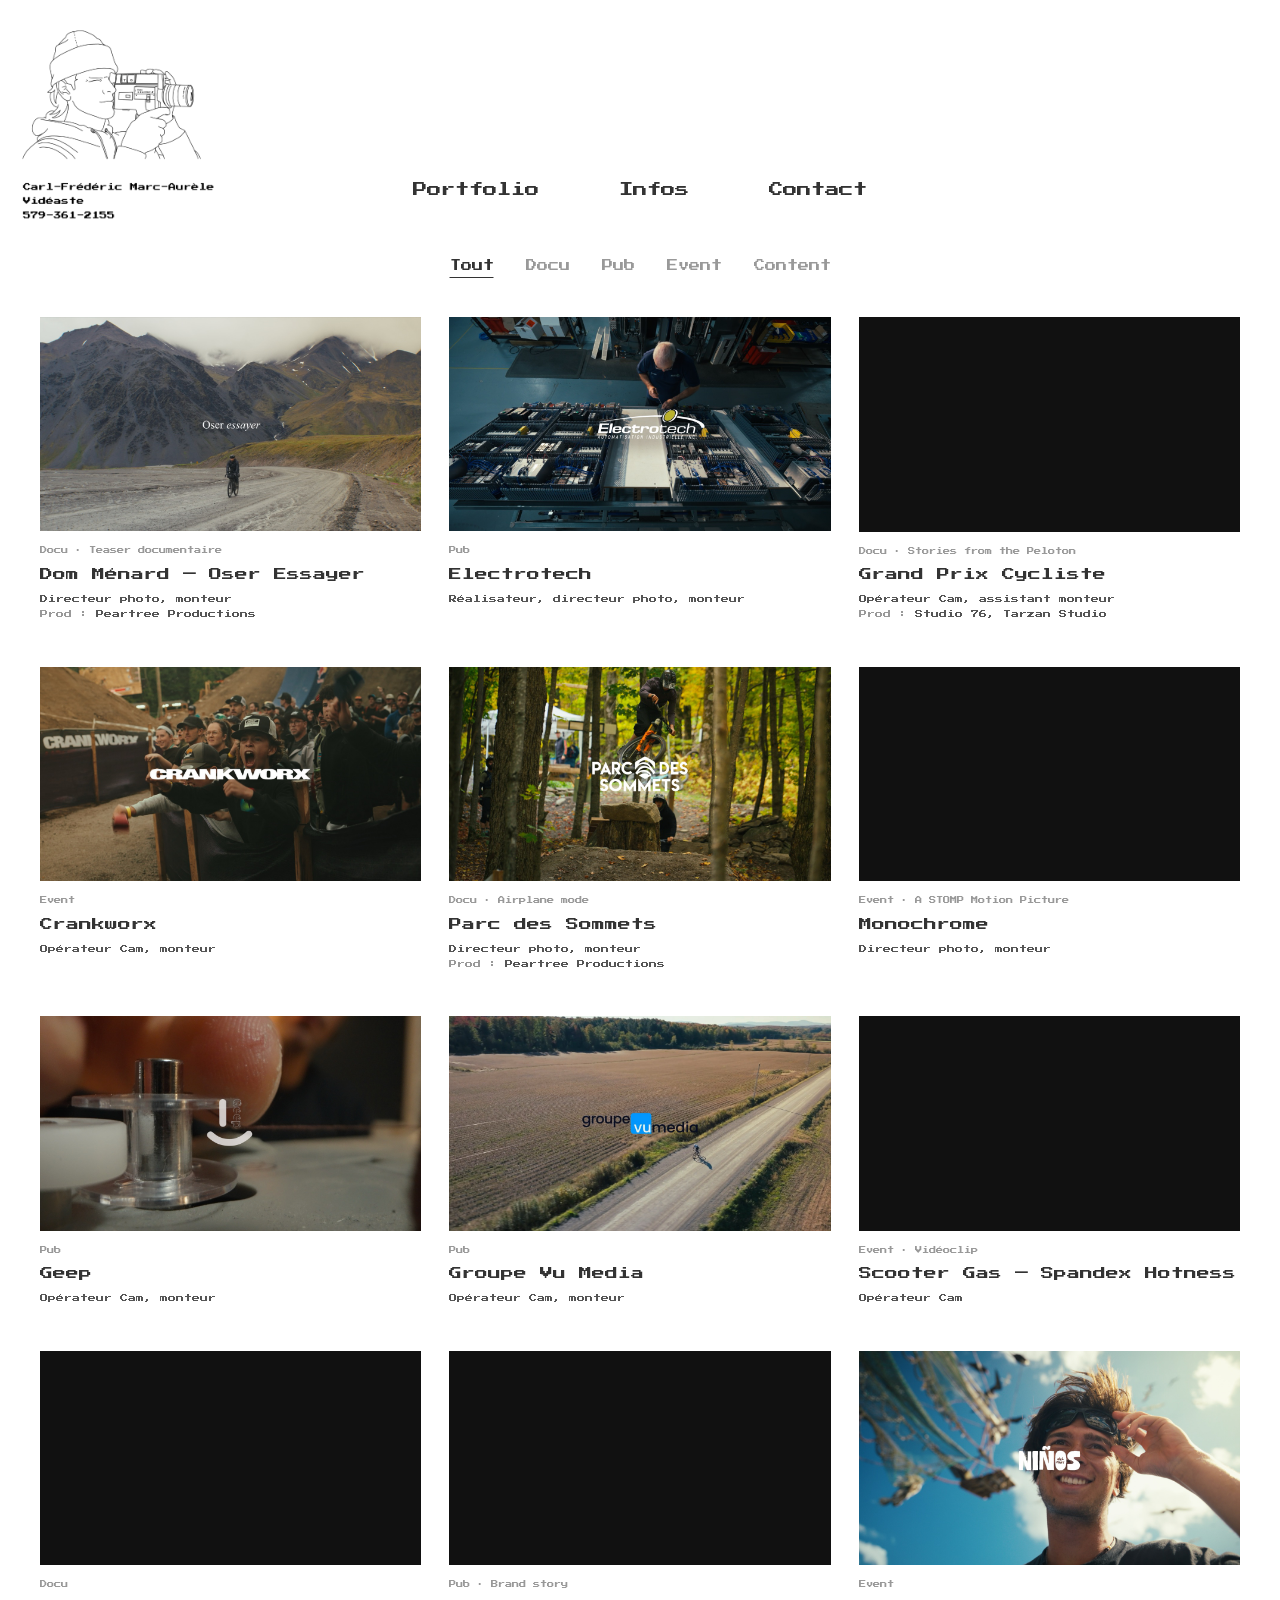
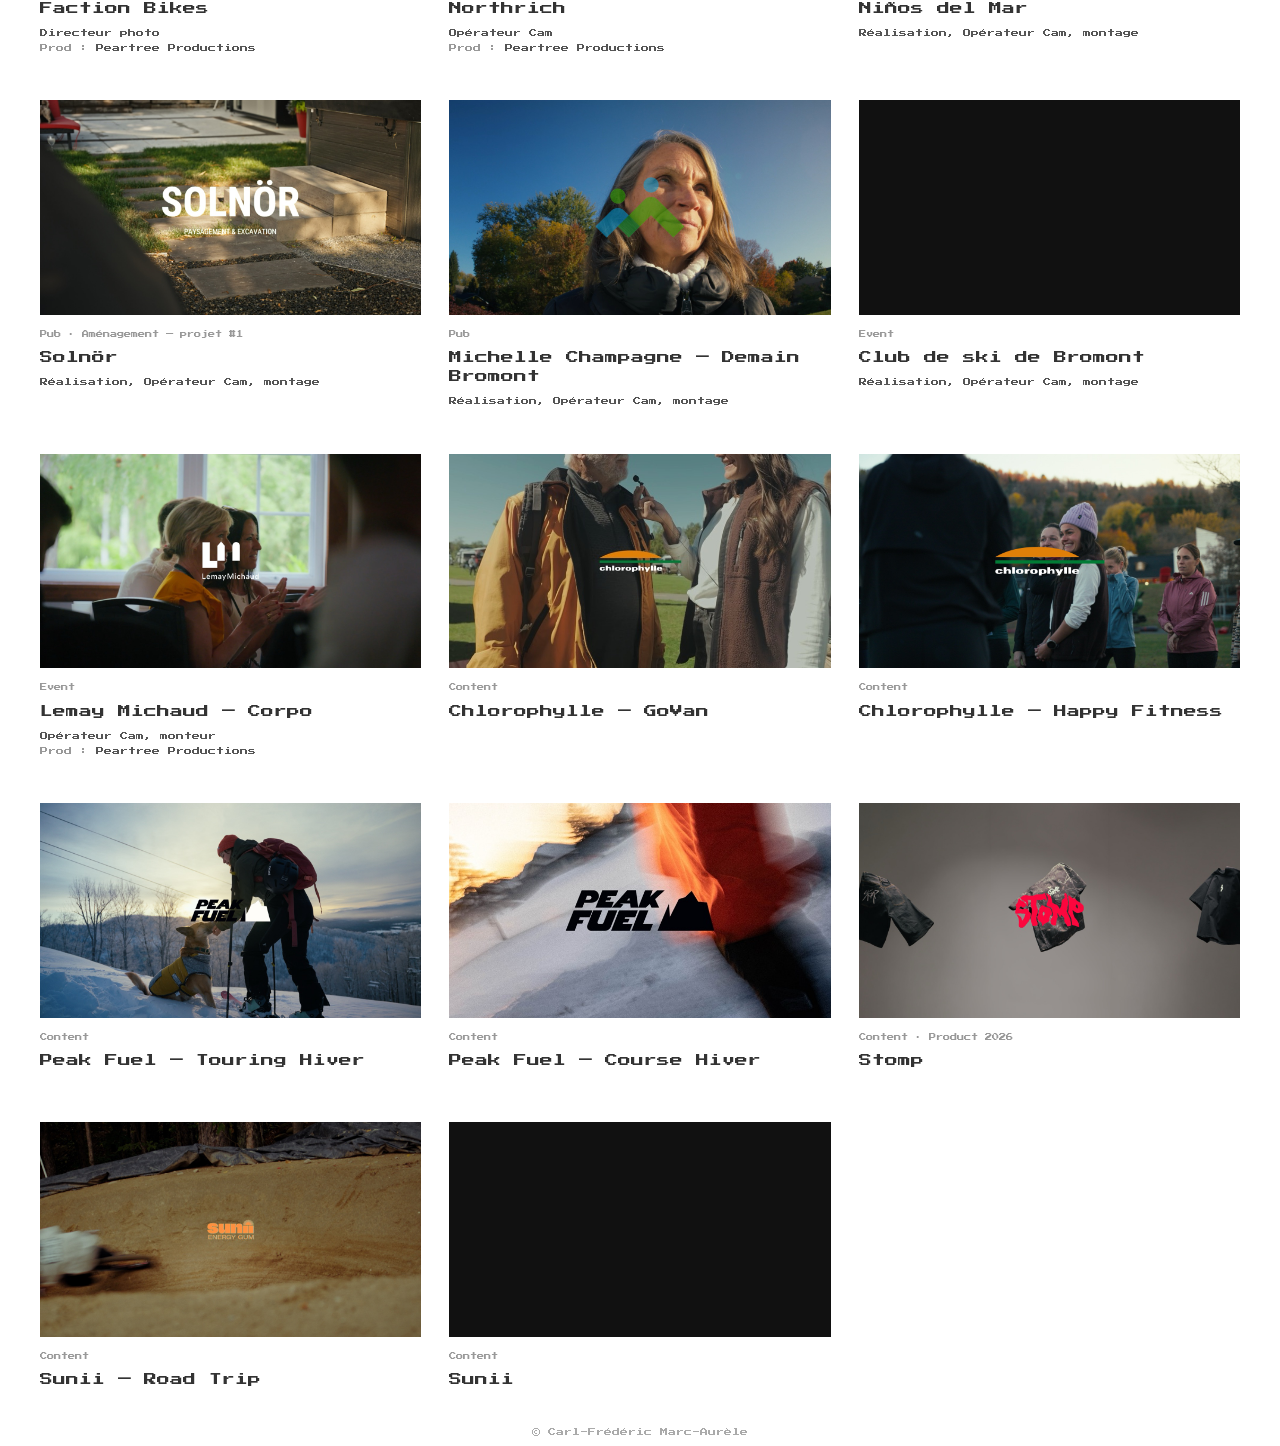
<file: index.html>
<!DOCTYPE html>
<html lang="fr-CA">
<head>
  <meta charset="UTF-8">
  <meta name="viewport" content="width=device-width, initial-scale=1.0">
  <title>Carl-Frédéric Marc-Aurèle — Vidéaste | Portfolio</title>
  <meta name="description" content="Portfolio de Carl-Frédéric Marc-Aurèle, vidéaste : documentaires, publicités, événements et contenu. Réalisation, direction photo, opérateur caméra et montage.">
  <link rel="canonical" href="https://carlfrederic.com/">
  <link rel="icon" type="image/png" href="/logo_no_text.png">
  <meta name="author" content="Carl-Frédéric Marc-Aurèle">
  <meta property="og:type" content="website">
  <meta property="og:locale" content="fr_CA">
  <meta property="og:site_name" content="Carl-Frédéric Marc-Aurèle">
  <meta property="og:title" content="Carl-Frédéric Marc-Aurèle — Vidéaste | Portfolio">
  <meta property="og:description" content="Portfolio de Carl-Frédéric Marc-Aurèle, vidéaste : documentaires, publicités, événements et contenu. Réalisation, direction photo, opérateur caméra et montage.">
  <meta property="og:url" content="https://carlfrederic.com/">
  <meta property="og:image" content="https://carlfrederic.com/svg/qui/photo1.jpg">
  <meta name="twitter:card" content="summary_large_image">
  <meta name="twitter:title" content="Carl-Frédéric Marc-Aurèle — Vidéaste | Portfolio">
  <meta name="twitter:description" content="Portfolio de Carl-Frédéric Marc-Aurèle, vidéaste : documentaires, publicités, événements et contenu. Réalisation, direction photo, opérateur caméra et montage.">
  <meta name="twitter:image" content="https://carlfrederic.com/svg/qui/photo1.jpg">
  <script type="application/ld+json">
  {
    "@context": "https://schema.org",
    "@type": "Person",
    "name": "Carl-Frédéric Marc-Aurèle",
    "jobTitle": "Vidéaste — réalisateur, directeur photo, monteur",
    "url": "https://carlfrederic.com/",
    "image": "https://carlfrederic.com/svg/qui/photo1.jpg",
    "telephone": "+1-579-361-2155",
    "worksFor": { "@type": "Organization", "name": "Peartree Productions" }
  }
  </script>
  <link href="https://fonts.googleapis.com/css2?family=Press+Start+2P&display=swap" rel="stylesheet">
  <link rel="stylesheet" href="/style.css?v=8">
  <style>
    .content { padding-left: 40px; padding-right: 40px; max-width: 1400px; margin: 0 auto; }

    /* --- Filtres --- */
    .filters { display: flex; justify-content: center; flex-wrap: wrap; gap: 4px 8px; margin-bottom: 36px; }
    .filters button {
      font-family: inherit; font-size: 0.7rem;
      background: none; border: none; color: var(--muted);
      padding: 10px 12px; cursor: pointer; transition: color 0.25s ease;
    }
    .filters button:hover { color: var(--ink); }
    .filters button.active { color: var(--ink); text-decoration: underline; text-underline-offset: 6px; }

    /* --- Grille de projets --- */
    .grid { display: grid; grid-template-columns: repeat(3, 1fr); gap: 44px 28px; }
    .card { cursor: pointer; transition: opacity 0.45s ease, transform 0.45s ease; }
    .card.hidden { display: none; }
    .card.appear { opacity: 0; transform: translateY(12px); }
    .thumb { position: relative; aspect-ratio: 16 / 9; overflow: hidden; background: #111; }
    .thumb img { width: 100%; height: 100%; object-fit: cover; display: block; transition: transform 0.7s ease, filter 0.7s ease; }
    .card:hover .thumb img { transform: scale(1.04); filter: brightness(0.7); }
    .play {
      position: absolute; inset: 0; display: flex; align-items: center; justify-content: center;
      color: #fff; font-size: 0.7rem; opacity: 0; transition: opacity 0.4s ease;
    }
    .card:hover .play { opacity: 1; }
    .meta { padding-top: 14px; }
    .cat { font-size: 0.45rem; color: var(--muted); line-height: 1.6; }
    .title { font-weight: normal; font-size: 0.8rem; line-height: 1.5; margin: 8px 0 8px; }
    .credits { font-size: 0.5rem; line-height: 1.9; color: #555; }
    .credits em { font-style: normal; color: var(--muted); }

    /* --- Lecteur plein écran --- */
    .lightbox {
      position: fixed; inset: 0; background: rgba(0,0,0,0.94); z-index: 2000;
      display: flex; align-items: center; justify-content: center;
      opacity: 0; pointer-events: none; transition: opacity 0.4s ease;
    }
    .lightbox.open { opacity: 1; pointer-events: auto; }
    .player { width: min(92vw, calc(82vh * 16 / 9)); aspect-ratio: 16 / 9; }
    .player.vertical { width: min(92vw, calc(86vh * 9 / 16)); aspect-ratio: 9 / 16; }
    .player iframe { width: 100%; height: 100%; border: 0; display: block; }
    .close {
      position: absolute; top: 14px; right: 18px; background: none; border: none; color: #fff;
      font-family: inherit; font-size: 0.7rem; padding: 12px; cursor: pointer;
    }

    @media (max-width: 1000px) { .grid { grid-template-columns: repeat(2, 1fr); } }
    @media (max-width: 600px) {
      .content { padding-left: 16px; padding-right: 16px; }
      .filters { margin-bottom: 24px; gap: 0; }
      .filters button { font-size: 0.5rem; padding: 10px 6px; }
      .grid { grid-template-columns: 1fr; gap: 34px; }
      .title { font-size: 0.75rem; }
      .play { display: none; }
    }
  </style>
</head>
<body>

<nav class="navbar" aria-label="Navigation principale">
  <a href="/" class="transition-link logo-link" aria-label="Accueil — Portfolio"><img src="/svg/logo.png" alt="Carl-Frédéric Marc-Aurèle, vidéaste — 579-361-2155" class="logo" width="200" height="200"></a>
  <div class="menu-center">
    <a href="/" class="transition-link">Portfolio</a>
    <a href="/infos/" class="transition-link">Infos</a>
    <a href="/contact/" class="transition-link">Contact</a>
  </div>
  <div class="menu-right"></div>
</nav>

<main class="content">
  <h1 class="sr-only">Carl-Frédéric Marc-Aurèle — vidéaste : portfolio de projets vidéo</h1>
  <div class="filters" id="filters">
    <button data-filter="all" class="active">Tout</button>
    <button data-filter="docu">Docu</button>
    <button data-filter="pub">Pub</button>
    <button data-filter="event">Event</button>
    <button data-filter="content">Content</button>
  </div>
  <div class="grid" id="grid"></div>
</main>

<div class="lightbox" id="lightbox">
  <button class="close" id="close">Fermer ✕</button>
  <div class="player" id="player"></div>
</div>

<footer>
  © Carl-Frédéric Marc-Aurèle
</footer>

<script src="/site.js?v=5"></script>
<script>
  /* ============================================================
     LISTE DES PROJETS — l'ordre de cette liste = l'ordre affiché
     cat : docu | pub | event | content
     vimeo : "ID" ou "ID/hash" (lien non répertorié) — youtube : "ID"
     vertical : true pour les vidéos 9:16
     image : (optionnel) ta propre vignette, ex. "svg/thumbs/electrotech.jpg"
             → dépose l'image dans svg/thumbs/ ; si elle manque, la vignette Vimeo/YouTube est utilisée
     ============================================================ */
  const V = id => `https://i.vimeocdn.com/video/${id}-d_640`;
  const PROJECTS = [
    { cat: "docu",  title: "Dom Ménard — Oser Essayer", sub: "Teaser documentaire", role: "Directeur photo, monteur", prod: "Peartree Productions", image: "svg/thumbs/web/oser-essayer.jpg",
      vimeo: "1245266991/7cc6a89c91", thumb: V("2224328223-92b9aaa76c55d8cd3d77a668c17844436ad641fcd8209d50c02c41e5e9b6e366") },
    { cat: "pub",   title: "Electrotech", role: "Réalisateur, directeur photo, monteur", prod: "", image: "svg/thumbs/web/electrotech.jpg",
      vimeo: "1238063250/91157c55c2", thumb: V("2215063690-b73c822acd2b8ce183b266fe5738f5b3e18b7938c2034d17c4514a726cdd0f99") },
    { cat: "docu",  title: "Grand Prix Cycliste", sub: "Stories from the Peloton", role: "Opérateur Cam, assistant monteur", prod: "Studio 76, Tarzan Studio",
      youtube: "BLpT4fPYhl0" },
    { cat: "event", title: "Crankworx", role: "Opérateur Cam, monteur", prod: "", image: "svg/thumbs/web/crankworx.jpg",
      vimeo: "1246306145/dd9aaeaa9f", thumb: V("2225665619-ebda1ab50785cc197e1833225913bb56d41388fdec01b16979f9eaabef5f8fba") },
    { cat: "docu",  title: "Parc des Sommets", sub: "Airplane mode", role: "Directeur photo, monteur", prod: "Peartree Productions", image: "svg/thumbs/web/parc-des-sommets.jpg",
      vimeo: "1236641388/736fb49c08", thumb: V("2213199090-cecdc106e8f144133a177ecd50e866cc6838f253d080a12aad61184ef1802530") },
    { cat: "event", title: "Monochrome", sub: "A STOMP Motion Picture", role: "Directeur photo, monteur", prod: "",
      youtube: "JHyjKFTA2MA" },
    { cat: "pub",   title: "Geep", role: "Opérateur Cam, monteur", prod: "", image: "svg/thumbs/web/geep.jpg",
      vimeo: "1178250828", thumb: V("2139797044-06ac195aa5b146798aa345d698a060b9dccc4dfcc5949f9d88198cd3d9ecb172") },
    { cat: "pub",   title: "Groupe Vu Media", role: "Opérateur Cam, monteur", prod: "", image: "svg/thumbs/web/groupe-vu-media.jpg",
      vimeo: "1247423675/72a07f8463", thumb: V("2227192376-399f07854e1fa8914d81c65034f69fd475ce9a86304dc2fa4f72e964852eba1b") },
    { cat: "event", title: "Scooter Gas — Spandex Hotness", sub: "Vidéoclip", role: "Opérateur Cam", prod: "",
      youtube: "rT3uqE7U0pg" },
    { cat: "docu",  title: "Faction Bikes", role: "Directeur photo", prod: "Peartree Productions",
      youtube: "tJUQmqZmOuA" },
    { cat: "pub",   title: "Northrich", sub: "Brand story", role: "Opérateur Cam", prod: "Peartree Productions",
      vimeo: "1241436988/bf569b5f15", thumb: V("2219450814-aa3be4c82d95bd25d7efd6cdaa775b1c9ce23c3fa47f5f3dc24dd88c825efb84") },
    { cat: "event", title: "Niños del Mar", role: "Réalisation, Opérateur Cam, montage", prod: "", image: "svg/thumbs/web/ninos-del-mar.jpg",
      vimeo: "1246305238/1add3a7187", thumb: V("2225664418-9b7e0307b7b23a914aa912fc25721ee7141947ae4074f594ffcde4ecc4e676c0") },
    { cat: "pub",   title: "Solnör", sub: "Aménagement — projet #1", role: "Réalisation, Opérateur Cam, montage", prod: "", image: "svg/thumbs/web/solnor.jpg",
      vimeo: "1210237732/0fe89ded07", thumb: V("2180067109-6a427a3894b75c18a8a82eed3914de6550e2e242d6901b423928a447ddaaa546") },

    // --- Sans numéro : après les projets classés ---
    { cat: "pub",   title: "Michelle Champagne — Demain Bromont", role: "Réalisation, Opérateur Cam, montage", prod: "", image: "svg/thumbs/web/michelle-champagne.jpg",
      vimeo: "1247375811/a5e8270357", thumb: V("2227128897-8e470c1da710a2d40da4777b9f0a472f5efb41be6d40e7d6a98317e22dfb2bba") },
    { cat: "event", title: "Club de ski de Bromont", role: "Réalisation, Opérateur Cam, montage", prod: "",
      vimeo: "1180336084/4f61ab1d79", thumb: V("2142425762-ebad59974447f7270c9dfced462aef7ed0a19c1db19e17dd7589124ca8f0078d") },
    { cat: "event", title: "Lemay Michaud — Corpo", role: "Opérateur Cam, monteur", prod: "Peartree Productions", image: "svg/thumbs/web/lemay-michaud.jpg",
      vimeo: "1201795978", thumb: V("2169218710-3fb3c46cff698cd01a66b63764f5600e164670ef51234d04df20fb18124feddb") },

    // --- Content (sans numéro : après les projets classés) ---
    { cat: "content", title: "Chlorophylle — GoVan", role: "", prod: "", vertical: true, image: "svg/thumbs/web/chlorophylle-govan.jpg",
      vimeo: "1229689705/92ac859016", thumb: V("2204411625-4bf3ff4c2ac57fbaa0d9fe60e78e71df1bc46e7f1695966c41f8d4a869194d01") },
    { cat: "content", title: "Chlorophylle — Happy Fitness", role: "", prod: "", vertical: true, image: "svg/thumbs/web/chlorophylle-happy-fitness.jpg",
      vimeo: "1239487126/19119f5c2b", thumb: V("2217024878-0c2999f2681080211ccd56afa763ff197dfe54a958280b81a46104a9c8d1882c") },
    { cat: "content", title: "Peak Fuel — Touring Hiver", role: "", prod: "", vertical: true, image: "svg/thumbs/web/peak-fuel-touring.jpg",
      vimeo: "1199506329/d4212e9b0c", thumb: V("2166350645-9989cc260f9474ddfa6a70cf795689f7d0cb502db3cbc79ed15b39008f211543") },
    { cat: "content", title: "Peak Fuel — Course Hiver", role: "", prod: "", vertical: true, image: "svg/thumbs/web/peak-fuel-course.jpg",
      vimeo: "1199505831/285f41ee34", thumb: V("2166349991-fa78c14c65677bbb4370ec92f1c1c487f875dee2b29c5dc6c42b1c085924ccfd") },
    { cat: "content", title: "Stomp", sub: "Product 2026", role: "", prod: "", vertical: true, image: "svg/thumbs/web/stomp.jpg",
      vimeo: "1189851798", thumb: V("2154473683-3bcbb9ebae1153b25a66094cefaf030da708fbc71b5c8d902049c4ee99cdb49b") },
    { cat: "content", title: "Sunii — Road Trip", role: "", prod: "", vertical: true, image: "svg/thumbs/web/sunii-road-trip.jpg",
      vimeo: "1247371733/049c1c86ca", thumb: V("2227123135-10033eeb37b2543a4e13cae32cf205513e9595599e236a31f77a750f56d6e55e") },
    { cat: "content", title: "Sunii", role: "", prod: "", vertical: true,
      vimeo: "1247371679/cca67ca223", thumb: V("2227123277-2946e4e47468d1560c2f5dea420ff000c5af88187587e0111ec51cad8bee17bf") },
  ];

  const LABELS = { docu: "Docu", pub: "Pub", event: "Event", content: "Content" };
  const grid = document.getElementById("grid");

  function embedUrl(p) {
    if (p.youtube) return `https://www.youtube.com/embed/${p.youtube}?autoplay=1&rel=0`;
    const [id, h] = p.vimeo.split("/");
    return `https://player.vimeo.com/video/${id}?autoplay=1&title=0&byline=0&portrait=0${h ? "&h=" + h : ""}`;
  }

  PROJECTS.forEach(p => {
    const card = document.createElement("article");
    card.className = "card";
    card.dataset.cat = p.cat;
    const auto = p.youtube ? `https://i.ytimg.com/vi/${p.youtube}/maxresdefault.jpg` : p.thumb;
    const backup = p.youtube ? `https://i.ytimg.com/vi/${p.youtube}/hqdefault.jpg` : p.thumb;
    const credits = [
      p.role ? `<div>${p.role}</div>` : "",
      p.prod ? `<div><em>Prod :</em> ${p.prod}</div>` : ""
    ].join("");
    card.innerHTML = `
      <div class="thumb">
        <img alt="${p.title}" loading="lazy">
        <div class="play">▶ Voir</div>
      </div>
      <div class="meta">
        <div class="cat">${LABELS[p.cat]}${p.sub ? " · " + p.sub : ""}</div>
        <h2 class="title">${p.title}</h2>
        <div class="credits">${credits}</div>
      </div>`;
    // Vignette : la tienne (image) si elle existe, sinon celle de Vimeo/YouTube
    const img = card.querySelector(".thumb img");
    const tries = [p.image, auto, backup].filter(Boolean);
    img.onerror = () => { tries.shift(); if (tries.length) img.src = tries[0]; else img.remove(); };
    if (tries.length) img.src = tries[0]; else img.remove();
    card.addEventListener("click", () => openPlayer(p));
    grid.appendChild(card);
  });

  // --- Filtres ---
  document.querySelectorAll("#filters button").forEach(btn => {
    btn.addEventListener("click", () => {
      document.querySelectorAll("#filters button").forEach(b => b.classList.toggle("active", b === btn));
      const f = btn.dataset.filter;
      document.querySelectorAll(".card").forEach(c => {
        const show = f === "all" || c.dataset.cat === f;
        c.classList.toggle("hidden", !show);
        if (show) { c.classList.add("appear"); requestAnimationFrame(() => requestAnimationFrame(() => c.classList.remove("appear"))); }
      });
    });
  });

  // --- Lecteur ---
  const lightbox = document.getElementById("lightbox");
  const player = document.getElementById("player");
  function openPlayer(p) {
    player.className = "player" + (p.vertical ? " vertical" : "");
    player.innerHTML = `<iframe src="${embedUrl(p)}" allow="autoplay; fullscreen; picture-in-picture" allowfullscreen></iframe>`;
    lightbox.classList.add("open");
  }
  function closePlayer() { lightbox.classList.remove("open"); setTimeout(() => { player.innerHTML = ""; }, 400); }
  document.getElementById("close").addEventListener("click", closePlayer);
  lightbox.addEventListener("click", e => { if (e.target === lightbox) closePlayer(); });
  document.addEventListener("keydown", e => { if (e.key === "Escape") closePlayer(); });
</script>

</body>
</html>
</file>
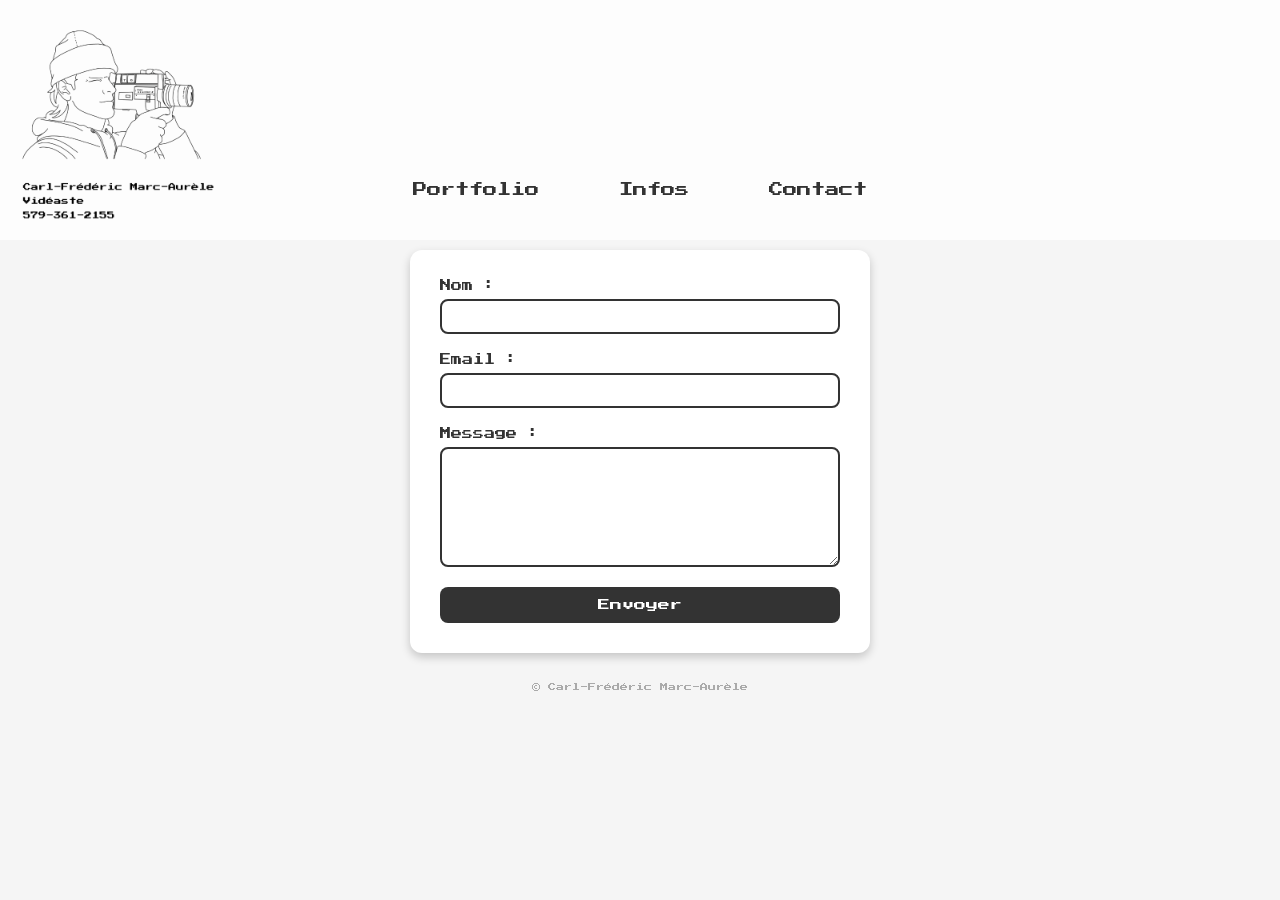
<file: contact/index.html>
<!DOCTYPE html>
<html lang="fr-CA">
<head>
  <meta charset="UTF-8">
  <meta name="viewport" content="width=device-width, initial-scale=1.0">
  <title>Contact — Carl-Frédéric Marc-Aurèle, vidéaste</title>
  <meta name="description" content="Un projet vidéo cinglé ? Écris à Carl-Frédéric Marc-Aurèle, vidéaste : réalisation, direction photo, opérateur caméra et montage.">
  <link rel="canonical" href="https://carlfrederic.com/contact/">
  <link rel="icon" type="image/png" href="/logo_no_text.png">
  <meta name="author" content="Carl-Frédéric Marc-Aurèle">
  <meta property="og:type" content="website">
  <meta property="og:locale" content="fr_CA">
  <meta property="og:site_name" content="Carl-Frédéric Marc-Aurèle">
  <meta property="og:title" content="Contact — Carl-Frédéric Marc-Aurèle, vidéaste">
  <meta property="og:description" content="Un projet vidéo cinglé ? Écris à Carl-Frédéric Marc-Aurèle, vidéaste : réalisation, direction photo, opérateur caméra et montage.">
  <meta property="og:url" content="https://carlfrederic.com/contact/">
  <meta property="og:image" content="https://carlfrederic.com/svg/qui/photo1.jpg">
  <meta name="twitter:card" content="summary_large_image">
  <meta name="twitter:title" content="Contact — Carl-Frédéric Marc-Aurèle, vidéaste">
  <meta name="twitter:description" content="Un projet vidéo cinglé ? Écris à Carl-Frédéric Marc-Aurèle, vidéaste : réalisation, direction photo, opérateur caméra et montage.">
  <meta name="twitter:image" content="https://carlfrederic.com/svg/qui/photo1.jpg">
  <link href="https://fonts.googleapis.com/css2?family=Press+Start+2P&display=swap" rel="stylesheet">
  <link rel="stylesheet" href="/style.css?v=8">
  <style>
    body { background-color:#f5f5f5; }
    .content{display:flex; justify-content:center;}
    form{display:flex; flex-direction:column; gap:20px; width:400px; max-width:90%; background:#fff; padding:30px; border-radius:12px; box-shadow:0px 4px 10px rgba(0,0,0,0.2);}
    label{font-size:0.7rem; display:flex; flex-direction:column; gap:8px;}
    input, textarea{font-family:inherit; font-size:0.7rem; padding:10px; border:2px solid #333; border-radius:8px; width:100%; box-sizing:border-box;}
    textarea{resize:vertical; min-height:120px;}
    button{font-family:inherit; font-size:0.75rem; padding:12px; border:none; border-radius:8px; background:#333; color:#fff; cursor:pointer; transition:all 0.2s ease;}
    button:hover{background:#555;}
  </style>
</head>
<body>

<nav class="navbar" aria-label="Navigation principale">
  <a href="/" class="transition-link logo-link" aria-label="Accueil — Portfolio"><img src="/svg/logo.png" alt="Carl-Frédéric Marc-Aurèle, vidéaste — 579-361-2155" class="logo" width="200" height="200"></a>
  <div class="menu-center">
    <a href="/" class="transition-link">Portfolio</a>
    <a href="/infos/" class="transition-link">Infos</a>
    <a href="/contact/" class="transition-link">Contact</a>
  </div>
  <div class="menu-right"></div>
</nav>

<main class="content">
  <h1 class="sr-only">Contacter Carl-Frédéric Marc-Aurèle, vidéaste</h1>
  <form action="https://formspree.io/f/mzzakznp" method="POST">
    <label>Nom : <input type="text" name="name" required></label>
    <label>Email : <input type="email" name="email" required></label>
    <label>Message : <textarea name="message" rows="5" required></textarea></label>
    <button type="submit">Envoyer</button>
  </form>
</main>

<footer>
  © Carl-Frédéric Marc-Aurèle
</footer>

<script src="/site.js?v=5"></script>
</body>
</html>
</file>
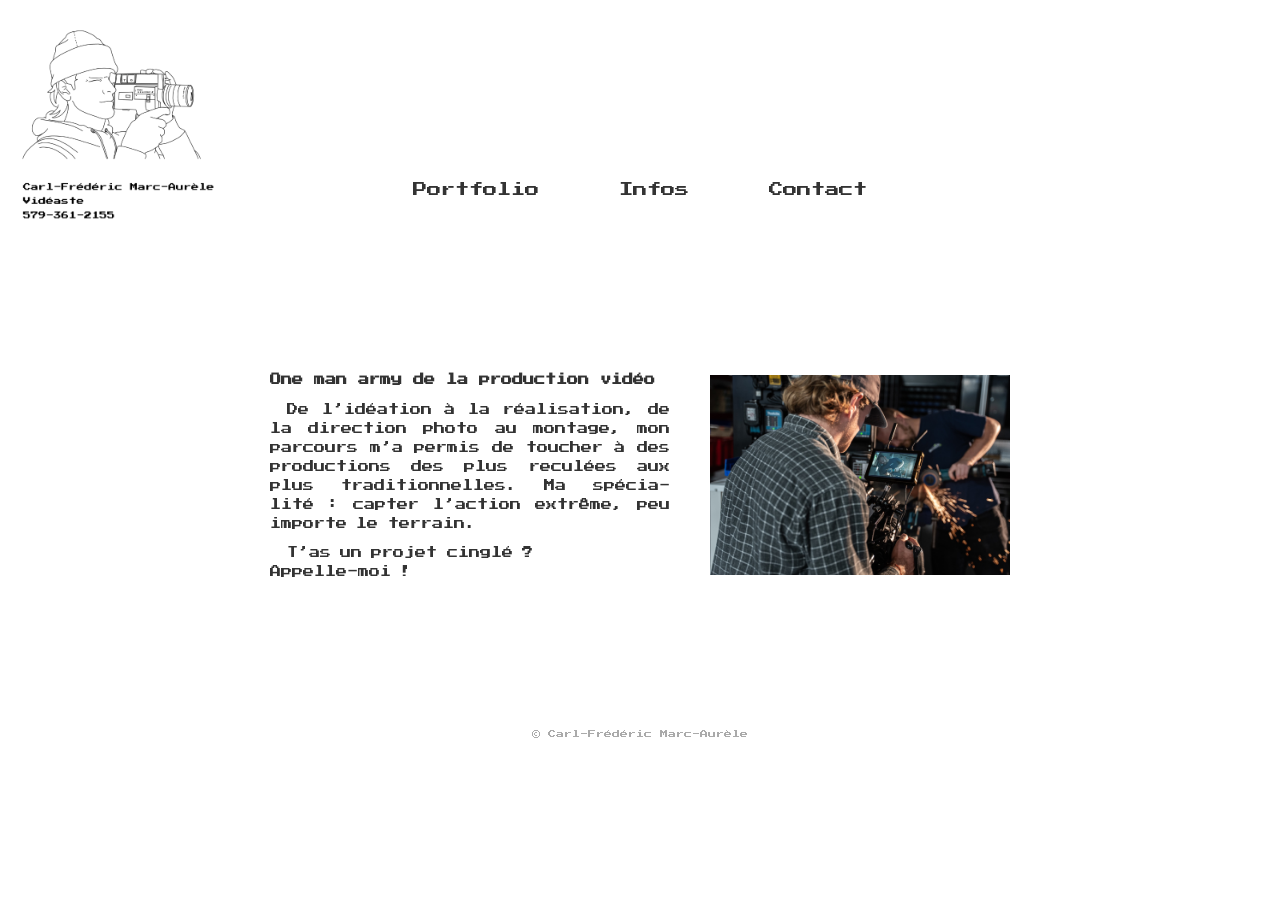
<file: infos/index.html>
<!DOCTYPE html>
<html lang="fr-CA">
<head>
  <meta charset="UTF-8">
  <meta name="viewport" content="width=device-width, initial-scale=1.0">
  <title>Infos — Carl-Frédéric Marc-Aurèle, vidéaste</title>
  <meta name="description" content="Carl-Frédéric Marc-Aurèle, one man army de la production vidéo : de l’idéation à la réalisation, de la direction photo au montage. Spécialité : l’action extrême.">
  <link rel="canonical" href="https://carlfrederic.com/infos/">
  <link rel="icon" type="image/png" href="/logo_no_text.png">
  <meta name="author" content="Carl-Frédéric Marc-Aurèle">
  <meta property="og:type" content="website">
  <meta property="og:locale" content="fr_CA">
  <meta property="og:site_name" content="Carl-Frédéric Marc-Aurèle">
  <meta property="og:title" content="Infos — Carl-Frédéric Marc-Aurèle, vidéaste">
  <meta property="og:description" content="Carl-Frédéric Marc-Aurèle, one man army de la production vidéo : de l’idéation à la réalisation, de la direction photo au montage. Spécialité : l’action extrême.">
  <meta property="og:url" content="https://carlfrederic.com/infos/">
  <meta property="og:image" content="https://carlfrederic.com/svg/qui/photo1.jpg">
  <meta name="twitter:card" content="summary_large_image">
  <meta name="twitter:title" content="Infos — Carl-Frédéric Marc-Aurèle, vidéaste">
  <meta name="twitter:description" content="Carl-Frédéric Marc-Aurèle, one man army de la production vidéo : de l’idéation à la réalisation, de la direction photo au montage. Spécialité : l’action extrême.">
  <meta name="twitter:image" content="https://carlfrederic.com/svg/qui/photo1.jpg">
  <link href="https://fonts.googleapis.com/css2?family=Press+Start+2P&display=swap" rel="stylesheet">
  <link rel="stylesheet" href="/style.css?v=8">
  <style>
    .content{
      padding-left:20px; padding-right:20px;
      display:flex; align-items:center; justify-content:center; gap:40px; flex-wrap:wrap;
    }
    .bio{
      max-width:400px; color:#333; line-height:1.7; font-size:0.7rem;
      opacity:0; transform:translateY(20px); animation:fadeInUp 1.5s ease forwards; animation-delay:1s;
      text-align:left;
    }
    /* Bio façon lettre : alinéa, justifiée, césure pour éviter les trous */
    .bio p:not(.animated-text){
      text-align:justify; text-indent:1.5em; hyphens:auto; -webkit-hyphens:auto;
      word-spacing:-0.15em; margin:0 0 0.9em; text-wrap:pretty;
    }
    .bio p:last-child{ text-align:left; }
    .animated-text {
      font-weight: bold; font-size: inherit; line-height: inherit; margin: 1em 0;
      animation: colorChange 4s infinite;
    }

    /* Diaporama : les photos se fondent l'une dans l'autre */
    .slideshow{
      position:relative; width:300px; max-width:80%; aspect-ratio:2 / 3;
      opacity:0; transform:translateY(20px);
      animation:fadeInUp 1.5s ease forwards; animation-delay:0.5s;
    }
    .slideshow img{
      position:absolute; inset:0; width:100%; height:100%;
      object-fit:contain; opacity:0; transform:scale(1);
      transition:opacity 1s ease, transform 3.2s ease-out;
    }
    .slideshow img.show{ opacity:1; transform:scale(1.05); }
    /* Intro « flipbook » : les photos défilent vite, sans fondu */
    .slideshow.flip img{ transition:none; transform:scale(1); }

    @keyframes fadeInUp{to{opacity:1; transform:translateY(0);}}

    @keyframes colorChange {
      0%   { color: #ff0000; }
      25%  { color: #00ff00; }
      50%  { color: #0000ff; }
      75%  { color: #ff00ff; }
      100% { color: #ff0000; }
    }

    @media(max-width:600px){
      .bio{font-size:0.5rem; max-width:90%; line-height:1.6;}

      .slideshow{width:70%;}
    }
  </style>
</head>
<body>

<nav class="navbar" aria-label="Navigation principale">
  <a href="/" class="transition-link logo-link" aria-label="Accueil — Portfolio"><img src="/svg/logo.png" alt="Carl-Frédéric Marc-Aurèle, vidéaste — 579-361-2155" class="logo" width="200" height="200"></a>
  <div class="menu-center">
    <a href="/" class="transition-link">Portfolio</a>
    <a href="/infos/" class="transition-link">Infos</a>
    <a href="/contact/" class="transition-link">Contact</a>
  </div>
  <div class="menu-right"></div>
</nav>

<main class="content">
  <div class="bio">
    <h1 class="animated-text">One man army de la production vidéo</h1>
    <p>De l’idéation à la réalisation, de la direction photo au montage, mon parcours m’a permis de toucher à des productions des plus reculées aux plus tradi&shy;tion&shy;nelles. Ma spé&shy;cia&shy;lité&nbsp;: capter l’action extrême, peu importe le terrain.</p>
    <p>T’as un projet cinglé ? <span style="white-space:nowrap">Appelle-moi&nbsp;!</span></p>
  </div>

  <!-- Pour ajouter une photo : la mettre dans svg/qui/ et ajouter une ligne <img> ici -->
  <div class="slideshow" id="slideshow">
    <img src="/svg/qui/photo1.jpg" alt="Carl-Frédéric Marc-Aurèle, vidéaste" class="show">
    <img src="/svg/qui/photo2.jpg" alt="Carl-Frédéric">
    <img src="/svg/qui/photo3.jpg" alt="Carl-Frédéric">
    <img src="/svg/qui/photo4.jpg" alt="Carl-Frédéric">
    <img src="/svg/qui/photo5.jpg" alt="Carl-Frédéric en tournage">
    <img src="/svg/qui/photo6.jpg" alt="Carl-Frédéric en tournage">
    <img src="/svg/qui/photo7.jpg" alt="Carl-Frédéric en tournage">
  </div>
</main>

<footer>
  © Carl-Frédéric Marc-Aurèle
</footer>

<script src="/site.js?v=5"></script>
<script>
  // À l'arrivée : les photos défilent vite (effet flipbook), puis s'arrêtent sur carl.jpg
  const box = document.getElementById("slideshow");
  const slides = box.querySelectorAll("img");
  let current = 0;
  function show(i) {
    slides[current].classList.remove("show");
    current = i % slides.length;
    slides[current].classList.add("show");
  }
  box.classList.add("flip");
  let step = 0;
  const total = slides.length * 2;            // deux tours rapides
  setTimeout(function flip() {
    show(current + 1);
    step++;
    if (step < total) {
      setTimeout(flip, 90 + step * 12);       // ralentit petit à petit
    } else {
      // s'arrête net sur carl.jpg (photo1), sans fondu ni zoom
    }
  }, 600);
</script>

</body>
</html>
</file>
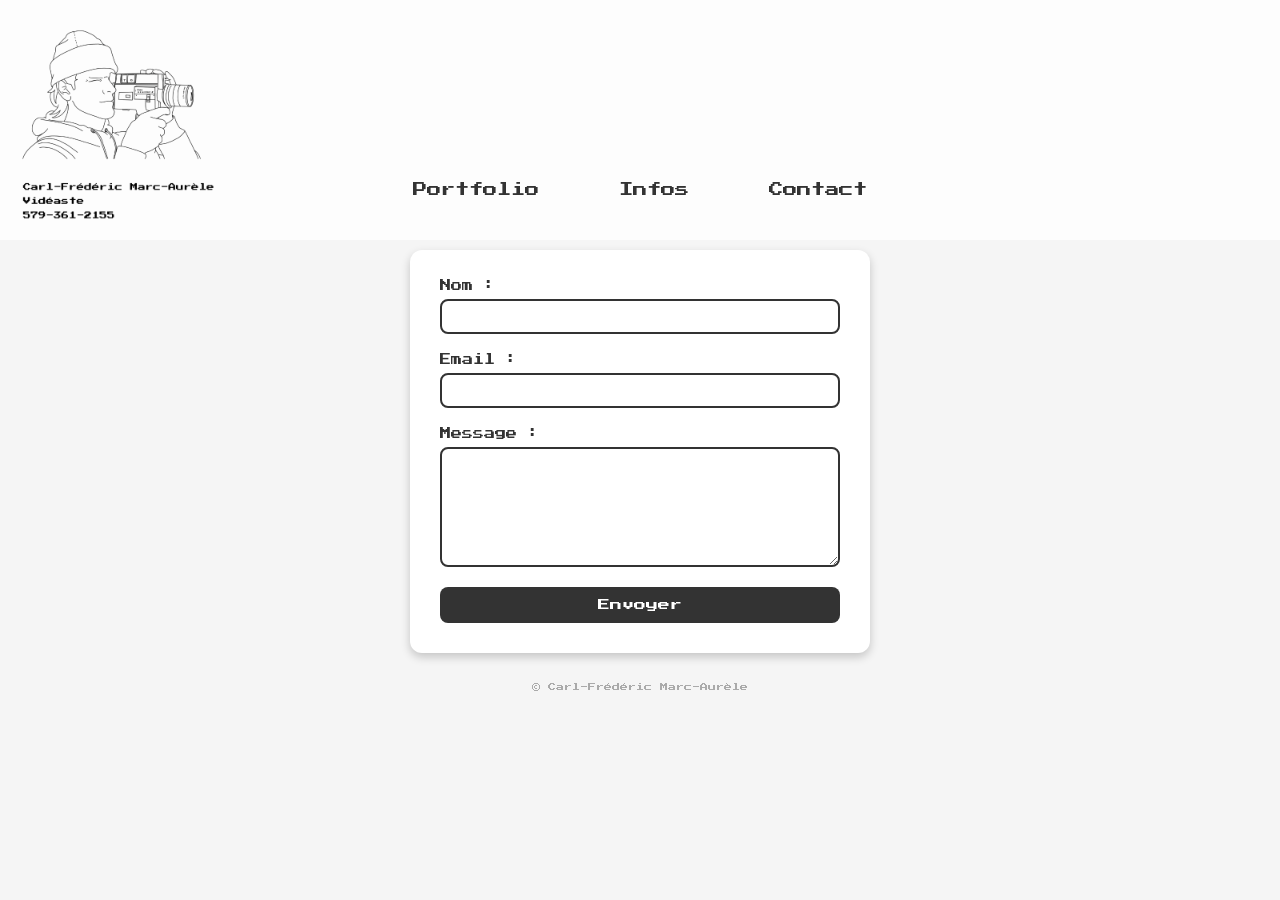
<file: contact.html>
<!DOCTYPE html>
<html lang="fr-CA">
<head>
  <meta charset="UTF-8">
  <!-- Ancienne adresse : redirige vers /contact/ (GitHub Pages ne permet pas les vraies 301) -->
  <title>Contact — Carl-Frédéric Marc-Aurèle</title>
  <link rel="canonical" href="https://carlfrederic.com/contact/">
  <meta name="robots" content="noindex, follow">
  <meta http-equiv="refresh" content="0; url=/contact/">
  <script>location.replace("/contact/" + location.search + location.hash);</script>
</head>
<body>
  <p>Cette page a déménagé : <a href="/contact/">https://carlfrederic.com/contact/</a></p>
</body>
</html>
</file>
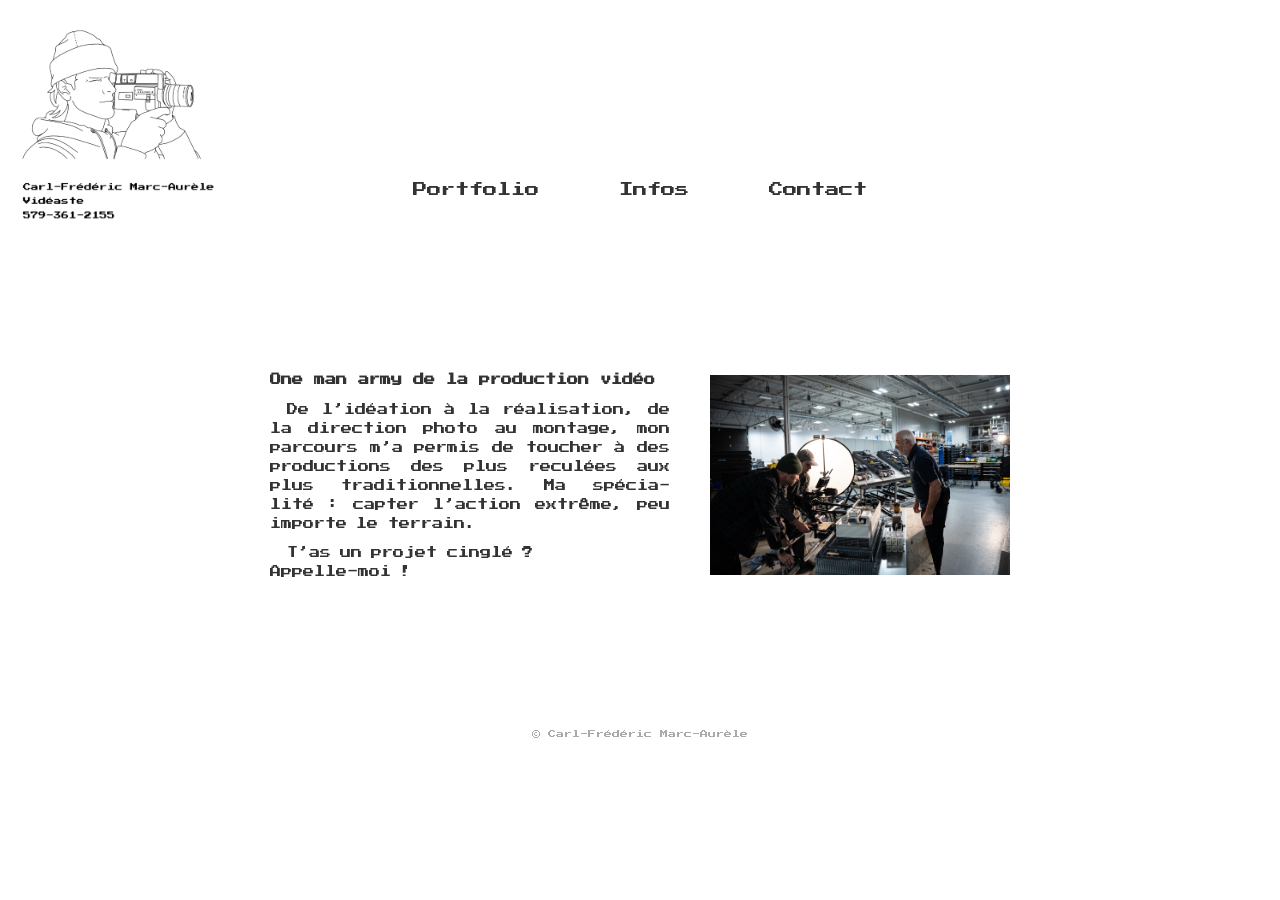
<file: quiestce.html>
<!DOCTYPE html>
<html lang="fr-CA">
<head>
  <meta charset="UTF-8">
  <!-- Ancienne adresse : redirige vers /infos/ (GitHub Pages ne permet pas les vraies 301) -->
  <title>Infos — Carl-Frédéric Marc-Aurèle</title>
  <link rel="canonical" href="https://carlfrederic.com/infos/">
  <meta name="robots" content="noindex, follow">
  <meta http-equiv="refresh" content="0; url=/infos/">
  <script>location.replace("/infos/" + location.search + location.hash);</script>
</head>
<body>
  <p>Cette page a déménagé : <a href="/infos/">https://carlfrederic.com/infos/</a></p>
</body>
</html>
</file>
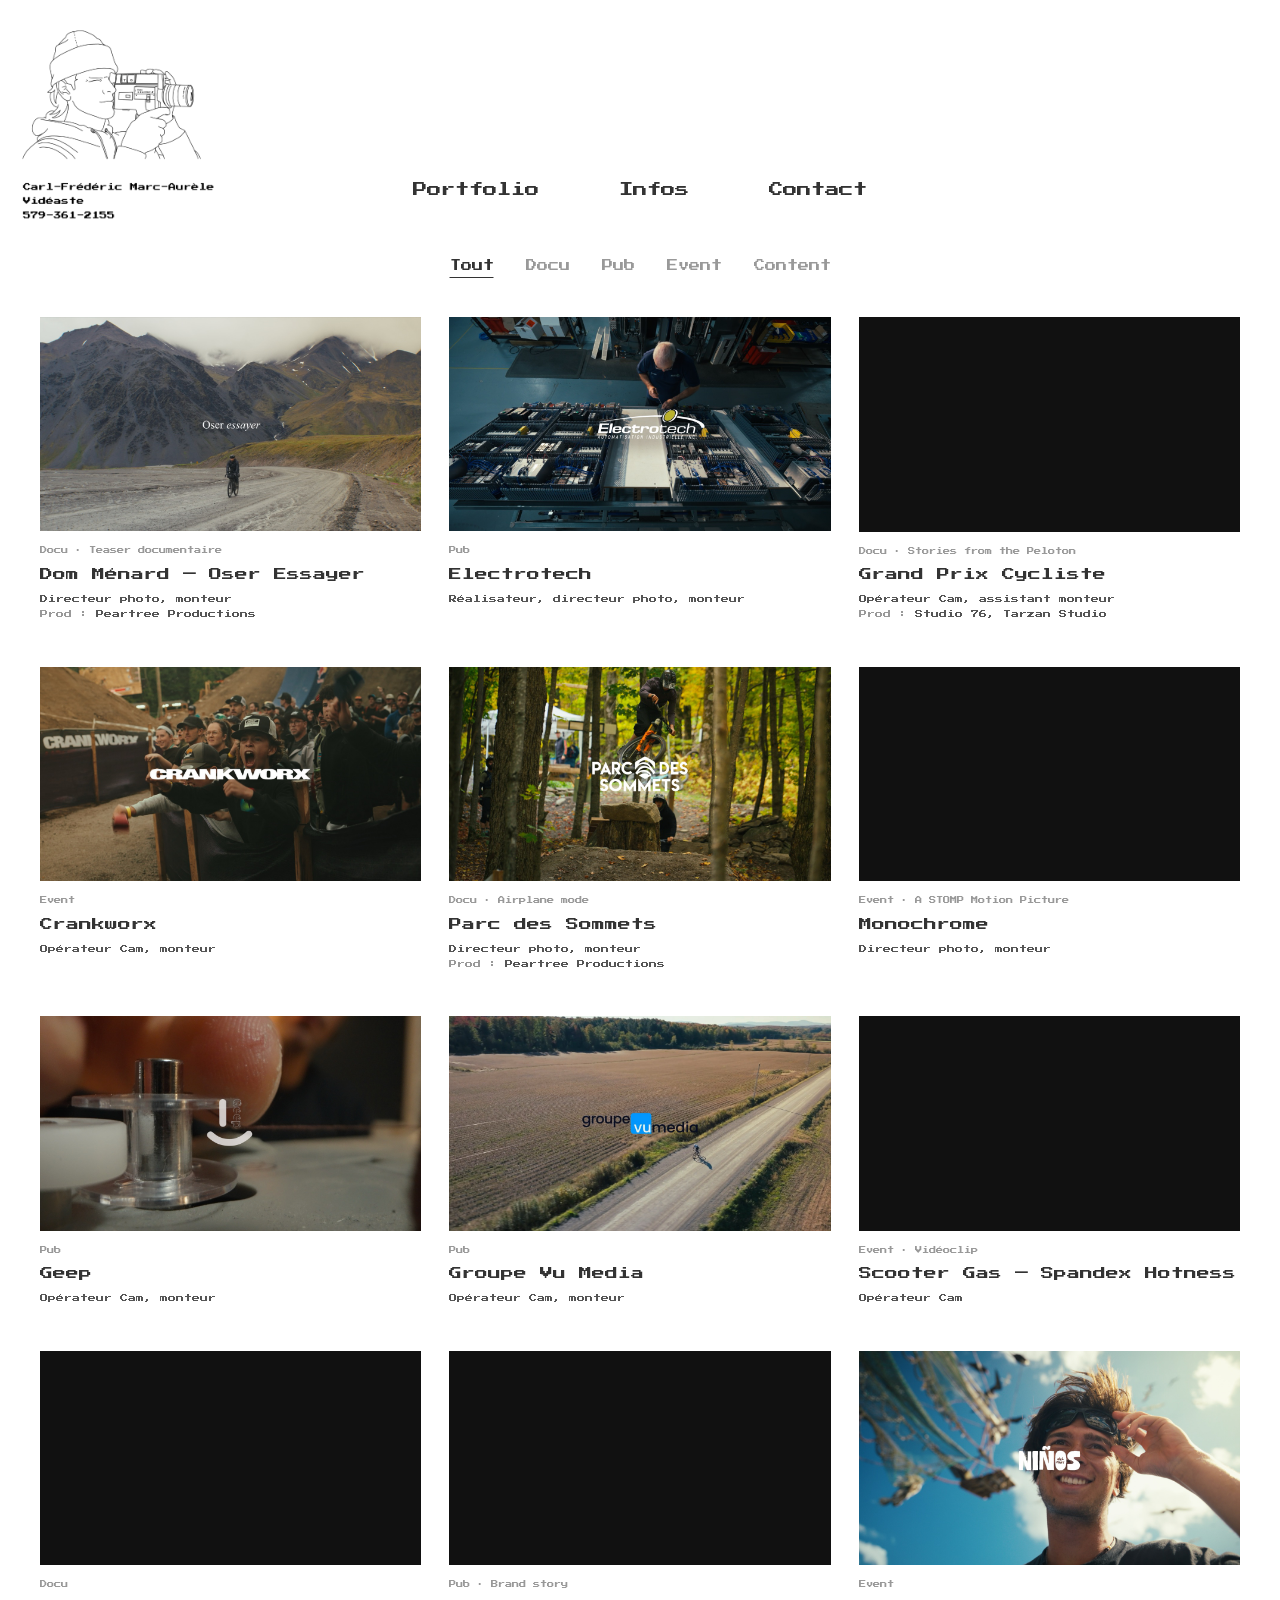
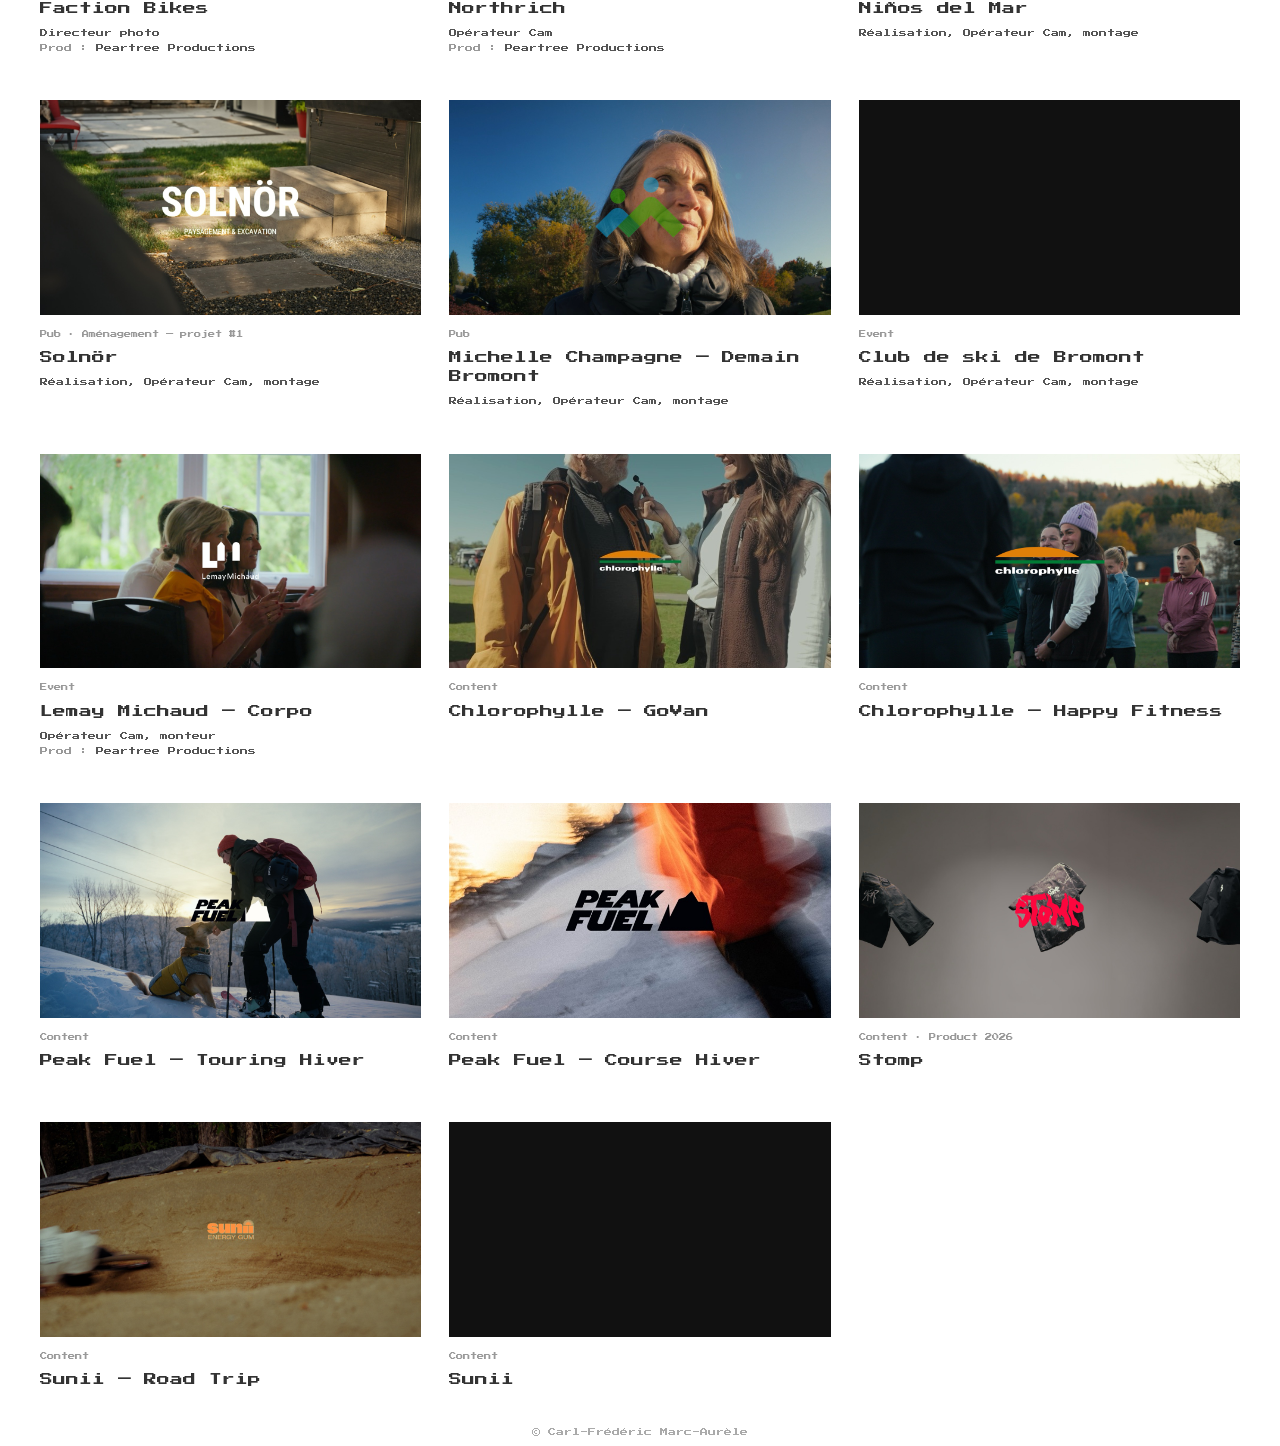
<file: work.html>
<!DOCTYPE html>
<html lang="fr-CA">
<head>
  <meta charset="UTF-8">
  <!-- Ancienne adresse : redirige vers / (GitHub Pages ne permet pas les vraies 301) -->
  <title>Portfolio — Carl-Frédéric Marc-Aurèle</title>
  <link rel="canonical" href="https://carlfrederic.com/">
  <meta name="robots" content="noindex, follow">
  <meta http-equiv="refresh" content="0; url=/">
  <script>location.replace("/" + location.search + location.hash);</script>
</head>
<body>
  <p>Cette page a déménagé : <a href="/">https://carlfrederic.com/</a></p>
</body>
</html>
</file>
<file: style.css>
/* ===== Styles communs à toutes les pages ===== */
:root {
  --font: 'Press Start 2P', cursive, sans-serif;
  --ink: #333;
  --muted: #999;
}

body {
  margin: 0;
  padding: 0;
  background-color: #fff;
  color: var(--ink);
  font-family: var(--font);
  opacity: 0;
  transition: opacity 0.8s ease;
}
body.fade-in { opacity: 1; }
body.fade-out { opacity: 0; }

/* --- Barre du haut --- */
.navbar {
  position: fixed;
  top: 0;
  left: 0;
  width: 100%;
  display: grid;
  grid-template-columns: 200px 1fr 200px;
  align-items: center;
  box-sizing: border-box;
  padding: 20px;
  z-index: 1000;
  --p: 0;              /* progression du scroll : 0 = en haut, 1 = barre réduite */
  --navh: 240px;       /* hauteur de la barre, mesurée par site.js */
  pointer-events: none;
}
/* Fond de la barre : blanc translucide qui devient une fine bande floutée en défilant */
.navbar::before {
  content: "";
  position: absolute;
  top: 0; left: 0; right: 0;
  height: calc(var(--navh) - (var(--navh) - var(--strip, 22px)) * var(--p));
  background: rgba(255,255,255, calc(0.8 - 0.25 * var(--p)));
  -webkit-backdrop-filter: blur(calc(10px * var(--p)));
  backdrop-filter: blur(calc(10px * var(--p)));
  z-index: -1;
}
/* Le logo disparaît graduellement ; les liens remontent et restent dans la bande floutée */
.navbar > * { pointer-events: auto; }
.logo-link, .menu-right {
  opacity: calc(1 - 1.6 * var(--p));
  translate: 0 calc(-90px * var(--p));
}
.navbar.collapsed .logo-link { pointer-events: none; }
.menu-center { translate: 0 calc(var(--menu-shift, 0px) * -1 * var(--p)); }
.navbar a.logo-link { display: block; line-height: 0; padding: 0; justify-self: start; }
.logo-link::after { display: none; }
.sr-only {
  position: absolute; width: 1px; height: 1px; padding: 0; margin: -1px;
  overflow: hidden; clip: rect(0,0,0,0); white-space: nowrap; border: 0;
}
.logo { width: 200px; height: auto; cursor: pointer; }
/* Work, Infos, Contact : centrés sur la page, espacés également */
.menu-center { display: flex; justify-content: center; gap: 50px; transform: translateY(70px); white-space: nowrap; }
.menu-right { }
.navbar a {
  font-size: 0.9rem;
  text-decoration: none;
  color: #333;
  transition: all 0.2s ease;
  display: inline-block;
  padding: 10px 15px;
}
.navbar a:hover { font-weight: bold; }

.content { padding-top: 250px; }

footer { text-align: center; font-size: 0.5rem; color: #aaa; padding: 10px; margin-top: 20px; }

/* --- Ajustements MOBILE --- */
@media (max-width: 600px) {
  /* Sur téléphone : logo en haut, puis les 3 liens sur une ligne, espacés également */
  .navbar { grid-template-columns: 1fr; padding: 12px 14px 4px; }
  .logo { width: 92px; }
  .navbar a {
    font-size: 0.62rem;
    padding: 12px 4px;
  }
  .menu-center { justify-content: space-evenly; gap: 0; transform: none; }
  .menu-right { display: none; }
  .content { padding-top: 175px; }
  footer { font-size: 0.25rem; }
}
</file>
